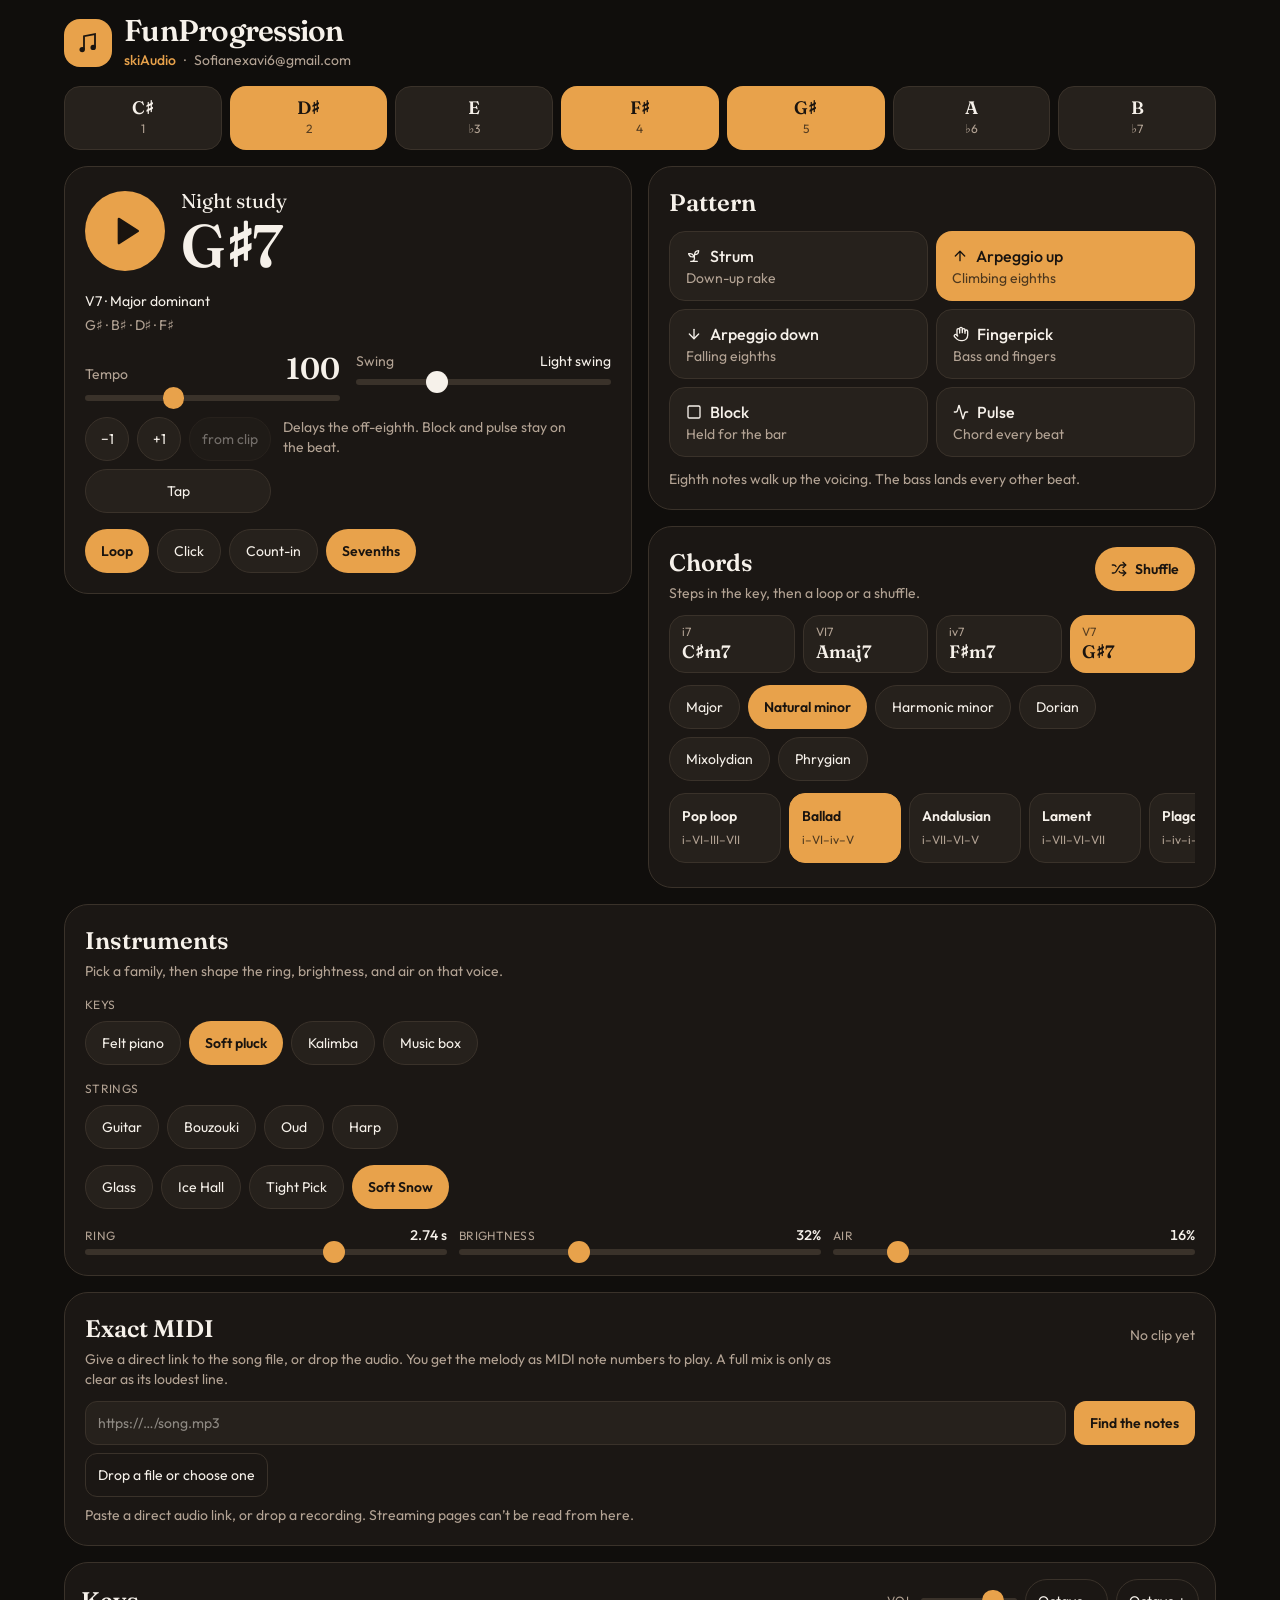
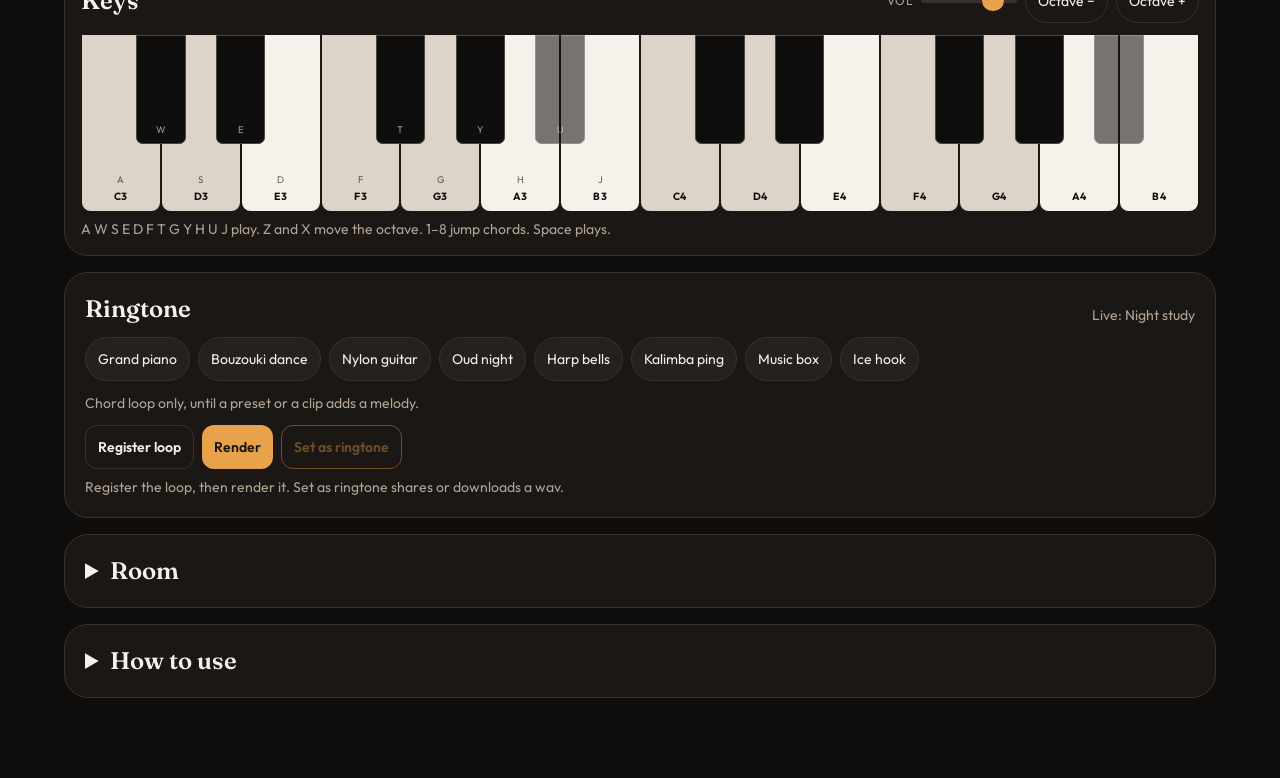
<file: index.html>
<!DOCTYPE html><html lang="en" class="antialiased"><head><script>(function(){var ctxs=window.__fpAudio=[];var AC=window.AudioContext||window.webkitAudioContext;if(AC){var Orig=AC;function Wrapped(){var c=new Orig();ctxs.push(c);return c}Wrapped.prototype=Orig.prototype;window.AudioContext=window.webkitAudioContext=Wrapped}function stopAll(){try{document.querySelectorAll('audio,video').forEach(function(a){a.pause();a.muted=true})}catch(e){}ctxs.forEach(function(c){try{c.suspend()}catch(e){}})}window.__fpStopAudio=stopAll;document.addEventListener('visibilitychange',function(){if(document.hidden)stopAll()});window.addEventListener('pagehide',stopAll)})();</script><style>html,body{min-height:100%;overflow-x:hidden;overflow-y:auto;-webkit-overflow-scrolling:touch} .min-h-dvh,.min-h-screen{min-height:100%}</style><script>if(location.pathname.endsWith("/index.html"))history.replaceState(null,"","/")</script><meta charSet="utf-8"/><meta name="viewport" content="width=device-width, initial-scale=1, maximum-scale=1, viewport-fit=cover"/><link rel="stylesheet" href="assets/styles-ACxXP4ff.css" data-precedence="default"/><link rel="stylesheet" href="https://fonts.googleapis.com/css2?family=Fraunces:opsz,wght@9..144,560;9..144,700&amp;family=Outfit:wght@400;500;600;700&amp;display=swap" data-precedence="default"/><title>FUNPROGRESSION</title><meta name="description" content="skiAudio FunProgression — clean piano and pluck, patterns, and MIDI from a song."/><meta name="theme-color" content="#100e0c"/><link rel="modulepreload" href="assets/index-D3c--kyW.js"/><link rel="modulepreload" href="assets/routes-Vm9jznki.js"/><link rel="icon" type="image/svg+xml" href="favicon.svg"/></head><body><!--$--><!--$--><!--/$--><!--/$--><script data-tsr-stream-part="">(self.$R=self.$R||{})["tsr"]=[];self.$_TSR={h(){this.hydrated=!0,this.c()},e(){this.streamEnded=!0,this.c()},c(){this.hydrated&&this.streamEnded&&(delete self.$_TSR,delete self.$R.tsr)},p(e){this.initialized?e():this.buffer.push(e)},buffer:[]};$_TSR.router=($R=>$R[0]={manifest:$R[1]={routes:$R[2]={__root__:$R[3]={preloads:$R[4]=["assets/index-D3c--kyW.js"],scripts:$R[5]=[$R[6]={attrs:$R[7]={type:"module",async:!0,src:"assets/index-D3c--kyW.js"}}]}}},matches:$R[8]=[$R[9]={i:"__root__",u:1791043715306,s:"success",ssr:!0}]})($R["tsr"]);$_TSR.e();{let s=document.currentScript,p;while((p=s.previousElementSibling)&&p.hasAttribute('data-tsr-stream-part'))p.remove();s.remove()}</script><script type="module" async="" src="assets/index-D3c--kyW.js"></script><script>document.currentScript.remove();/*$tsr-stream-boundary*/</script></body></html>
</file>
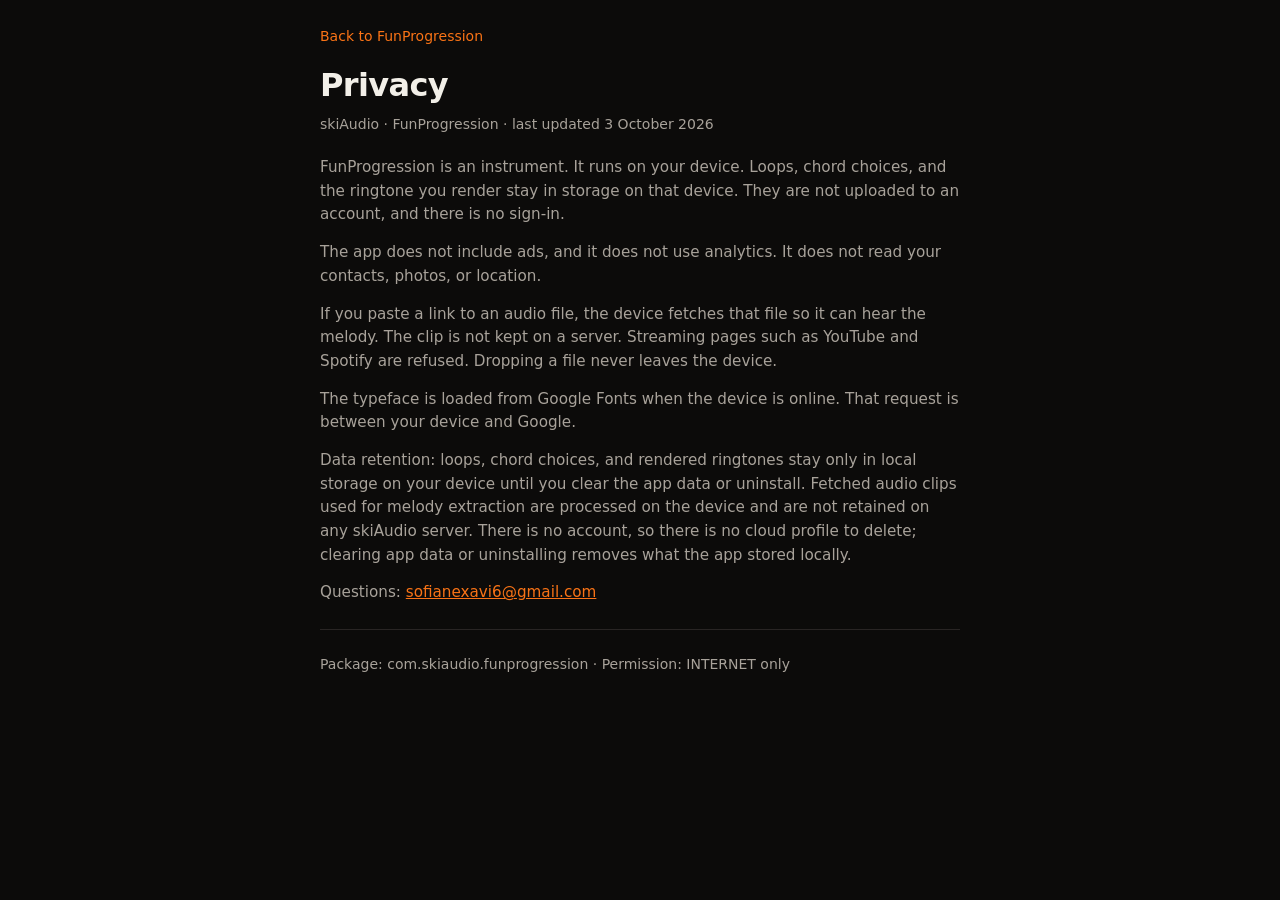
<file: privacy.html>
<!DOCTYPE html>
<html lang="en">
<head>
  <meta charset="utf-8">
  <meta name="viewport" content="width=device-width, initial-scale=1">
  <title>Privacy — FunProgression</title>
  <meta name="description" content="Privacy note for FunProgression by skiAudio.">
  <style>
    :root {
      color-scheme: dark;
      --bg: #0c0b0a;
      --fg: #f2efe8;
      --muted: #a8a29a;
      --primary: #f97316;
      --line: #292524;
    }
    * { box-sizing: border-box; }
    body {
      margin: 0;
      font-family: system-ui, -apple-system, "Segoe UI", Roboto, Helvetica, Arial, sans-serif;
      background: var(--bg);
      color: var(--fg);
      line-height: 1.55;
    }
    main {
      max-width: 42rem;
      margin: 0 auto;
      padding: 1.5rem 1rem 3rem;
    }
    a { color: var(--primary); }
    h1 {
      font-size: 2rem;
      font-weight: 650;
      letter-spacing: -0.02em;
      margin: 0.75rem 0 0.25rem;
    }
    .meta { color: var(--muted); font-size: 0.875rem; margin: 0 0 1.25rem; }
    section p {
      color: var(--muted);
      font-size: 0.95rem;
      margin: 0 0 0.9rem;
      text-wrap: pretty;
    }
    .back { font-size: 0.875rem; text-decoration: none; }
    .back:hover { text-decoration: underline; }
    hr {
      border: 0;
      border-top: 1px solid var(--line);
      margin: 1.5rem 0;
    }
  </style>
</head>
<body>
  <main>
    <a class="back" href="https://insoki-frankleincelein.github.io/FunProgression/">Back to FunProgression</a>
    <h1>Privacy</h1>
    <p class="meta">skiAudio · FunProgression · last updated 3 October 2026</p>
    <section>
      <p>FunProgression is an instrument. It runs on your device. Loops, chord choices, and the ringtone you render stay in storage on that device. They are not uploaded to an account, and there is no sign-in.</p>
      <p>The app does not include ads, and it does not use analytics. It does not read your contacts, photos, or location.</p>
      <p>If you paste a link to an audio file, the device fetches that file so it can hear the melody. The clip is not kept on a server. Streaming pages such as YouTube and Spotify are refused. Dropping a file never leaves the device.</p>
      <p>The typeface is loaded from Google Fonts when the device is online. That request is between your device and Google.</p>
      <p>Data retention: loops, chord choices, and rendered ringtones stay only in local storage on your device until you clear the app data or uninstall. Fetched audio clips used for melody extraction are processed on the device and are not retained on any skiAudio server. There is no account, so there is no cloud profile to delete; clearing app data or uninstalling removes what the app stored locally.</p>
      <p>Questions: <a href="mailto:sofianexavi6@gmail.com">sofianexavi6@gmail.com</a></p>
    </section>
    <hr>
    <p class="meta">Package: com.skiaudio.funprogression · Permission: INTERNET only</p>
  </main>
</body>
</html>
</file>
<file: assets/styles-ACxXP4ff.css>
/*! tailwindcss v4.3.3 | MIT License | https://tailwindcss.com */
@layer properties{@supports (((-webkit-hyphens:none)) and (not (margin-trim:inline))) or ((-moz-orient:inline) and (not (color:rgb(from red r g b)))){*,:before,:after,::backdrop{--tw-scale-x:1;--tw-scale-y:1;--tw-scale-z:1;--tw-rotate-x:initial;--tw-rotate-y:initial;--tw-rotate-z:initial;--tw-skew-x:initial;--tw-skew-y:initial;--tw-space-y-reverse:0;--tw-border-style:solid;--tw-leading:initial;--tw-font-weight:initial;--tw-tracking:initial;--tw-ordinal:initial;--tw-slashed-zero:initial;--tw-numeric-figure:initial;--tw-numeric-spacing:initial;--tw-numeric-fraction:initial;--tw-shadow:0 0 #0000;--tw-shadow-color:initial;--tw-shadow-alpha:100%;--tw-inset-shadow:0 0 #0000;--tw-inset-shadow-color:initial;--tw-inset-shadow-alpha:100%;--tw-ring-color:initial;--tw-ring-shadow:0 0 #0000;--tw-inset-ring-color:initial;--tw-inset-ring-shadow:0 0 #0000;--tw-ring-inset:initial;--tw-ring-offset-width:0px;--tw-ring-offset-color:#fff;--tw-ring-offset-shadow:0 0 #0000;--tw-outline-style:solid;--tw-blur:initial;--tw-brightness:initial;--tw-contrast:initial;--tw-grayscale:initial;--tw-hue-rotate:initial;--tw-invert:initial;--tw-opacity:initial;--tw-saturate:initial;--tw-sepia:initial;--tw-drop-shadow:initial;--tw-drop-shadow-color:initial;--tw-drop-shadow-alpha:100%;--tw-drop-shadow-size:initial;--tw-duration:initial;--tw-ease:initial;--tw-content:"";--tw-translate-x:0;--tw-translate-y:0;--tw-translate-z:0}}}@layer theme{:root,:host{--font-sans:"Outfit", ui-sans-serif, system-ui, sans-serif;--font-mono:ui-monospace, SFMono-Regular, Menlo, Monaco, Consolas, "Liberation Mono", "Courier New", monospace;--color-red-500:oklch(63.7% .237 25.331);--color-zinc-50:oklch(98.5% 0 none);--color-zinc-400:oklch(70.5% .015 286.067);--color-zinc-500:oklch(55.2% .016 285.938);--color-zinc-900:oklch(21% .006 285.885);--color-zinc-950:oklch(14.1% .005 285.823);--color-neutral-100:oklch(97% 0 none);--color-neutral-300:oklch(87% 0 none);--color-neutral-500:oklch(55.6% 0 none);--color-neutral-700:oklch(37.1% 0 none);--color-neutral-900:oklch(20.5% 0 none);--color-black:#000;--color-white:#fff;--spacing:.25rem;--container-xs:20rem;--container-sm:24rem;--container-md:28rem;--container-2xl:42rem;--container-3xl:48rem;--container-6xl:72rem;--text-xs:.75rem;--text-xs--line-height:calc(1 / .75);--text-sm:.875rem;--text-sm--line-height:calc(1.25 / .875);--text-base:1rem;--text-base--line-height:calc(1.5 / 1);--text-lg:1.125rem;--text-lg--line-height:calc(1.75 / 1.125);--text-xl:1.25rem;--text-xl--line-height:calc(1.75 / 1.25);--text-2xl:1.5rem;--text-2xl--line-height:calc(2 / 1.5);--text-3xl:1.875rem;--text-3xl--line-height:calc(2.25 / 1.875);--text-4xl:2.25rem;--text-4xl--line-height:calc(2.5 / 2.25);--text-5xl:3rem;--text-5xl--line-height:1;--text-6xl:3.75rem;--text-6xl--line-height:1;--font-weight-medium:500;--font-weight-semibold:600;--tracking-tight:-.025em;--tracking-normal:0em;--tracking-wide:.025em;--leading-tight:1.25;--leading-snug:1.375;--leading-normal:1.5;--radius-xs:.125rem;--radius-sm:.25rem;--radius-md:.375rem;--radius-lg:.5rem;--radius-xl:.75rem;--radius-2xl:1rem;--radius-3xl:1.5rem;--ease-out:cubic-bezier(0, 0, .2, 1);--ease-in-out:cubic-bezier(.4, 0, .2, 1);--animate-pulse:pulse 2s cubic-bezier(.4, 0, .6, 1) infinite;--default-transition-duration:.15s;--default-transition-timing-function:cubic-bezier(.4, 0, .2, 1);--default-font-family:var(--font-sans);--default-mono-font-family:var(--font-mono);--font-display:"Fraunces", "Outfit", ui-serif, serif;--color-bg:#100e0c;--color-surface:#1b1714;--color-raise:#26211c;--color-fg:#f6f1ea;--color-muted:#b3a394;--color-primary:#e8a24b;--color-line:#3a322a;--color-ink:#1a140f}}@layer base{*,:after,:before,::backdrop{box-sizing:border-box;border:0 solid;margin:0;padding:0}::file-selector-button{box-sizing:border-box;border:0 solid;margin:0;padding:0}html,:host{-webkit-text-size-adjust:100%;tab-size:4;line-height:1.5;font-family:var(--default-font-family,-apple-system, BlinkMacSystemFont, "Segoe UI", Roboto, "Helvetica Neue", "Noto Sans", Arial, sans-serif, "Apple Color Emoji", "Segoe UI Emoji", "Segoe UI Symbol", "Noto Color Emoji");font-feature-settings:var(--default-font-feature-settings,normal);font-variation-settings:var(--default-font-variation-settings,normal);-webkit-tap-highlight-color:transparent}hr{height:0;color:inherit;border-top-width:1px}abbr:where([title]){-webkit-text-decoration:underline dotted;text-decoration:underline dotted}h1,h2,h3,h4,h5,h6{font-size:inherit;font-weight:inherit}a{color:inherit;-webkit-text-decoration:inherit;-webkit-text-decoration:inherit;-webkit-text-decoration:inherit;-webkit-text-decoration:inherit;text-decoration:inherit}b,strong{font-weight:bolder}code,kbd,samp,pre{font-family:var(--default-mono-font-family,ui-monospace, SFMono-Regular, Menlo, Monaco, Consolas, "Liberation Mono", "Courier New", monospace);font-feature-settings:var(--default-mono-font-feature-settings,normal);font-variation-settings:var(--default-mono-font-variation-settings,normal);font-size:1em}small{font-size:80%}sub,sup{vertical-align:baseline;font-size:75%;line-height:0;position:relative}sub{bottom:-.25em}sup{top:-.5em}table{text-indent:0;border-color:inherit;border-collapse:collapse}:-moz-focusring:where(:not(iframe)){outline:auto}progress{vertical-align:baseline}summary{display:list-item}ol,ul,menu{list-style:none}img,svg,video,canvas,audio,iframe,embed,object{vertical-align:middle;display:block}img,video{max-width:100%;height:auto}button,input,select,optgroup,textarea{font:inherit;font-feature-settings:inherit;font-variation-settings:inherit;letter-spacing:inherit;color:inherit;opacity:1;background-color:#0000;border-radius:0}::file-selector-button{font:inherit;font-feature-settings:inherit;font-variation-settings:inherit;letter-spacing:inherit;color:inherit;opacity:1;background-color:#0000;border-radius:0}:where(select:is([multiple],[size])) optgroup{font-weight:bolder}:where(select:is([multiple],[size])) optgroup option{padding-inline-start:20px}::file-selector-button{margin-inline-end:4px}::placeholder{opacity:1}@supports (not ((-webkit-appearance:-apple-pay-button))) or (contain-intrinsic-size:1px){::placeholder{color:currentColor}@supports (color:color-mix(in lab, red, red)){::placeholder{color:color-mix(in oklab, currentcolor 50%, transparent)}}}textarea{resize:vertical}::-webkit-search-decoration{-webkit-appearance:none}::-webkit-date-and-time-value{min-height:1lh;text-align:inherit}::-webkit-datetime-edit{display:inline-flex}::-webkit-datetime-edit-fields-wrapper{padding:0}::-webkit-datetime-edit{padding-block:0}::-webkit-datetime-edit-year-field{padding-block:0}::-webkit-datetime-edit-month-field{padding-block:0}::-webkit-datetime-edit-day-field{padding-block:0}::-webkit-datetime-edit-hour-field{padding-block:0}::-webkit-datetime-edit-minute-field{padding-block:0}::-webkit-datetime-edit-second-field{padding-block:0}::-webkit-datetime-edit-millisecond-field{padding-block:0}::-webkit-datetime-edit-meridiem-field{padding-block:0}::-webkit-calendar-picker-indicator{line-height:1}:-moz-ui-invalid{box-shadow:none}button,input:where([type=button],[type=reset],[type=submit]){appearance:button}::file-selector-button{appearance:button}::-webkit-inner-spin-button{height:auto}::-webkit-outer-spin-button{height:auto}[hidden]:where(:not([hidden=until-found])){display:none!important}html{-webkit-font-smoothing:antialiased;-moz-osx-font-smoothing:grayscale;overflow-x:hidden}body{background:var(--color-bg);color:var(--color-fg);font-family:var(--font-sans);line-height:1.5;overflow-x:hidden}button:not(:disabled),[role=button]:not(:disabled){cursor:pointer}:focus-visible{outline:2px solid var(--color-primary);outline-offset:2px}select,input[type=range]{accent-color:var(--color-primary)}input[type=range]{appearance:none;background:var(--color-line);border:0;border-radius:999px;height:.35rem;padding:0}input[type=range]::-webkit-slider-thumb{appearance:none;background:var(--color-primary);border:0;border-radius:999px;width:1.35rem;height:1.35rem}input[type=range]::-moz-range-thumb{background:var(--color-primary);border:0;border-radius:999px;width:1.35rem;height:1.35rem}input[type=range].thumb-paper::-webkit-slider-thumb{background:var(--color-fg)}input[type=range].thumb-paper::-moz-range-thumb{background:var(--color-fg)}summary{cursor:pointer}select{background:var(--color-surface);color:var(--color-fg);border:1px solid var(--color-line);border-radius:.75rem;width:100%;height:2.75rem;padding:0 .75rem}}@layer components;@layer utilities{.collapse{visibility:collapse}.invisible{visibility:hidden}.visible{visibility:visible}.sr-only{clip-path:inset(50%);white-space:nowrap;border-width:0;width:1px;height:1px;margin:-1px;padding:0;position:absolute;overflow:hidden}.absolute{position:absolute}.fixed{position:fixed}.relative{position:relative}.static{position:static}.sticky{position:sticky}.inset-0{inset:0}.right-1{right:var(--spacing)}.right-2{right:calc(var(--spacing) * 2)}.right-3{right:calc(var(--spacing) * 3)}.right-4{right:calc(var(--spacing) * 4)}.left-1{left:var(--spacing)}.left-2{left:calc(var(--spacing) * 2)}.left-3{left:calc(var(--spacing) * 3)}.left-4{left:calc(var(--spacing) * 4)}.isolate{isolation:isolate}.container{width:100%}@media (width>=40rem){.container{max-width:40rem}}@media (width>=48rem){.container{max-width:48rem}}@media (width>=64rem){.container{max-width:64rem}}@media (width>=80rem){.container{max-width:80rem}}@media (width>=96rem){.container{max-width:96rem}}.m-1{margin:var(--spacing)}.m-2{margin:calc(var(--spacing) * 2)}.mx-2{margin-inline:calc(var(--spacing) * 2)}.mx-auto{margin-inline:auto}.mt-1{margin-top:var(--spacing)}.mt-2{margin-top:calc(var(--spacing) * 2)}.mt-3{margin-top:calc(var(--spacing) * 3)}.mt-4{margin-top:calc(var(--spacing) * 4)}.mb-3{margin-bottom:calc(var(--spacing) * 3)}.ml-1{margin-left:var(--spacing)}.ml-px{margin-left:1px}.block{display:block}.block\!{display:block!important}.contents{display:contents}.flex{display:flex}.grid{display:grid}.hidden{display:none}.inline{display:inline}.inline-block{display:inline-block}.inline-flex{display:inline-flex}.list-item{display:list-item}.table{display:table}.table\!{display:table!important}.size-5{width:calc(var(--spacing) * 5);height:calc(var(--spacing) * 5)}.size-10{width:calc(var(--spacing) * 10);height:calc(var(--spacing) * 10)}.h-1{height:var(--spacing)}.h-3{height:calc(var(--spacing) * 3)}.h-4{height:calc(var(--spacing) * 4)}.h-7{height:calc(var(--spacing) * 7)}.h-8{height:calc(var(--spacing) * 8)}.h-9{height:calc(var(--spacing) * 9)}.h-11{height:calc(var(--spacing) * 11)}.h-12{height:calc(var(--spacing) * 12)}.h-20{height:calc(var(--spacing) * 20)}.min-h-16{min-height:calc(var(--spacing) * 16)}.min-h-dvh{min-height:100dvh}.min-h-screen{min-height:100vh}.w-4{width:calc(var(--spacing) * 4)}.w-7{width:calc(var(--spacing) * 7)}.w-8{width:calc(var(--spacing) * 8)}.w-12{width:calc(var(--spacing) * 12)}.w-20{width:calc(var(--spacing) * 20)}.w-24{width:calc(var(--spacing) * 24)}.w-full{width:100%}.max-w-2xl{max-width:var(--container-2xl)}.max-w-3xl{max-width:var(--container-3xl)}.max-w-6xl{max-width:var(--container-6xl)}.max-w-md{max-width:var(--container-md)}.max-w-sm{max-width:var(--container-sm)}.max-w-xs{max-width:var(--container-xs)}.min-w-0{min-width:0}.min-w-11{min-width:calc(var(--spacing) * 11)}.min-w-28{min-width:calc(var(--spacing) * 28)}.flex-1{flex:1}.shrink{flex-shrink:1}.shrink-0{flex-shrink:0}.grow{flex-grow:1}.basis-full{flex-basis:100%}.scale-100{--tw-scale-x:100%;--tw-scale-y:100%;--tw-scale-z:100%;scale:var(--tw-scale-x) var(--tw-scale-y)}.scale-\[0\.25\]{scale:.25}.transform{transform:var(--tw-rotate-x,) var(--tw-rotate-y,) var(--tw-rotate-z,) var(--tw-skew-x,) var(--tw-skew-y,)}.animate-pulse{animation:var(--animate-pulse)}.cursor-pointer{cursor:pointer}.resize{resize:both}.list-decimal{list-style-type:decimal}.grid-cols-2{grid-template-columns:repeat(2,minmax(0,1fr))}.grid-cols-7{grid-template-columns:repeat(7,minmax(0,1fr))}.flex-col{flex-direction:column}.flex-wrap{flex-wrap:wrap}.place-items-center{place-items:center}.items-baseline{align-items:baseline}.items-center{align-items:center}.items-end{align-items:flex-end}.items-start{align-items:flex-start}.justify-between{justify-content:space-between}.justify-center{justify-content:center}.gap-1{gap:var(--spacing)}.gap-2{gap:calc(var(--spacing) * 2)}.gap-3{gap:calc(var(--spacing) * 3)}.gap-4{gap:calc(var(--spacing) * 4)}:where(.space-y-3>:not(:last-child)){--tw-space-y-reverse:0;margin-block-start:calc(calc(var(--spacing) * 3) * var(--tw-space-y-reverse));margin-block-end:calc(calc(var(--spacing) * 3) * calc(1 - var(--tw-space-y-reverse)))}.truncate{text-overflow:ellipsis;white-space:nowrap;overflow:hidden}.overflow-x-auto{overflow-x:auto}.rounded{border-radius:.25rem}.rounded-2xl{border-radius:var(--radius-2xl)}.rounded-3xl{border-radius:var(--radius-3xl)}.rounded-full{border-radius:2147483647px}.rounded-lg{border-radius:var(--radius-lg)}.rounded-md{border-radius:var(--radius-md)}.rounded-xl{border-radius:var(--radius-xl)}.border{border-style:var(--tw-border-style);border-width:1px}.border-t{border-top-style:var(--tw-border-style);border-top-width:1px}.border-b{border-bottom-style:var(--tw-border-style);border-bottom-width:1px}.border-line{border-color:var(--color-line)}.border-neutral-300{border-color:var(--color-neutral-300)}.border-primary{border-color:var(--color-primary)}.bg-bg{background-color:var(--color-bg)}.bg-black{background-color:var(--color-black)}.bg-black\/10{background-color:#0000001a}@supports (color:color-mix(in lab, red, red)){.bg-black\/10{background-color:color-mix(in oklab, var(--color-black) 10%, transparent)}}.bg-primary{background-color:var(--color-primary)}.bg-raise{background-color:var(--color-raise)}.bg-surface{background-color:var(--color-surface)}.bg-transparent{background-color:#0000}.bg-zinc-50{background-color:var(--color-zinc-50)}.fill-current{fill:currentColor}.object-cover{object-fit:cover}.p-0{padding:0}.p-2{padding:calc(var(--spacing) * 2)}.p-3{padding:calc(var(--spacing) * 3)}.p-4{padding:calc(var(--spacing) * 4)}.p-5{padding:calc(var(--spacing) * 5)}.p-6{padding:calc(var(--spacing) * 6)}.p-8{padding:calc(var(--spacing) * 8)}.p-\[16px\]{padding:16px}.px-1{padding-inline:var(--spacing)}.px-2{padding-inline:calc(var(--spacing) * 2)}.px-3{padding-inline:calc(var(--spacing) * 3)}.px-4{padding-inline:calc(var(--spacing) * 4)}.px-6{padding-inline:calc(var(--spacing) * 6)}.py-1{padding-block:var(--spacing)}.py-2{padding-block:calc(var(--spacing) * 2)}.py-3{padding-block:calc(var(--spacing) * 3)}.py-6{padding-block:calc(var(--spacing) * 6)}.pt-\[max\(1rem\,env\(safe-area-inset-top\)\)\]{padding-top:max(1rem, env(safe-area-inset-top))}.pr-3{padding-right:calc(var(--spacing) * 3)}.pr-3\.5{padding-right:calc(var(--spacing) * 3.5)}.pb-1{padding-bottom:var(--spacing)}.pb-16{padding-bottom:calc(var(--spacing) * 16)}.pb-\[max\(1rem\,env\(safe-area-inset-bottom\)\)\]{padding-bottom:max(1rem, env(safe-area-inset-bottom))}.pb-\[max\(2rem\,env\(safe-area-inset-bottom\)\)\]{padding-bottom:max(2rem, env(safe-area-inset-bottom))}.pl-4{padding-left:calc(var(--spacing) * 4)}.pl-5{padding-left:calc(var(--spacing) * 5)}.text-center{text-align:center}.text-left{text-align:left}.font-display{font-family:var(--font-display)}.text-2xl{font-size:var(--text-2xl);line-height:var(--tw-leading,var(--text-2xl--line-height))}.text-3xl{font-size:var(--text-3xl);line-height:var(--tw-leading,var(--text-3xl--line-height))}.text-4xl{font-size:var(--text-4xl);line-height:var(--tw-leading,var(--text-4xl--line-height))}.text-5xl{font-size:var(--text-5xl);line-height:var(--tw-leading,var(--text-5xl--line-height))}.text-base{font-size:var(--text-base);line-height:var(--tw-leading,var(--text-base--line-height))}.text-lg{font-size:var(--text-lg);line-height:var(--tw-leading,var(--text-lg--line-height))}.text-sm{font-size:var(--text-sm);line-height:var(--tw-leading,var(--text-sm--line-height))}.text-xl{font-size:var(--text-xl);line-height:var(--tw-leading,var(--text-xl--line-height))}.text-xs{font-size:var(--text-xs);line-height:var(--tw-leading,var(--text-xs--line-height))}.text-\[13px\]{font-size:13px}.leading-none{--tw-leading:1;line-height:1}.leading-tight{--tw-leading:var(--leading-tight);line-height:var(--leading-tight)}.font-medium{--tw-font-weight:var(--font-weight-medium);font-weight:var(--font-weight-medium)}.font-semibold{--tw-font-weight:var(--font-weight-semibold);font-weight:var(--font-weight-semibold)}.tracking-normal{--tw-tracking:var(--tracking-normal);letter-spacing:var(--tracking-normal)}.tracking-tight{--tw-tracking:var(--tracking-tight);letter-spacing:var(--tracking-tight)}.tracking-wide{--tw-tracking:var(--tracking-wide);letter-spacing:var(--tracking-wide)}.text-balance{text-wrap:balance}.text-pretty{text-wrap:pretty}.text-wrap{text-wrap:wrap}.break-words{overflow-wrap:break-word}.text-fg{color:var(--color-fg)}.text-ink{color:var(--color-ink)}.text-ink\/70{color:#1a140fb3}@supports (color:color-mix(in lab, red, red)){.text-ink\/70{color:color-mix(in oklab, var(--color-ink) 70%, transparent)}}.text-ink\/75{color:#1a140fbf}@supports (color:color-mix(in lab, red, red)){.text-ink\/75{color:color-mix(in oklab, var(--color-ink) 75%, transparent)}}.text-muted{color:var(--color-muted)}.text-neutral-500{color:var(--color-neutral-500)}.text-primary{color:var(--color-primary)}.text-red-500{color:var(--color-red-500)}.text-white{color:var(--color-white)}.text-zinc-500{color:var(--color-zinc-500)}.text-zinc-900{color:var(--color-zinc-900)}.capitalize{text-transform:capitalize}.lowercase{text-transform:lowercase}.normal-case{text-transform:none}.uppercase{text-transform:uppercase}.italic{font-style:italic}.ordinal{--tw-ordinal:ordinal;font-variant-numeric:var(--tw-ordinal,) var(--tw-slashed-zero,) var(--tw-numeric-figure,) var(--tw-numeric-spacing,) var(--tw-numeric-fraction,)}.tabular-nums{--tw-numeric-spacing:tabular-nums;font-variant-numeric:var(--tw-ordinal,) var(--tw-slashed-zero,) var(--tw-numeric-figure,) var(--tw-numeric-spacing,) var(--tw-numeric-fraction,)}.underline{text-decoration-line:underline}.underline-offset-4{text-underline-offset:4px}.antialiased{-webkit-font-smoothing:antialiased;-moz-osx-font-smoothing:grayscale}.opacity-0{opacity:0}.opacity-70{opacity:.7}.opacity-100{opacity:1}.shadow{--tw-shadow:0 1px 3px 0 var(--tw-shadow-color,#0000001a), 0 1px 2px -1px var(--tw-shadow-color,#0000001a);box-shadow:var(--tw-inset-shadow), var(--tw-inset-ring-shadow), var(--tw-ring-offset-shadow), var(--tw-ring-shadow), var(--tw-shadow)}.ring{--tw-ring-shadow:var(--tw-ring-inset,) 0 0 0 calc(1px + var(--tw-ring-offset-width)) var(--tw-ring-color,currentcolor);box-shadow:var(--tw-inset-shadow), var(--tw-inset-ring-shadow), var(--tw-ring-offset-shadow), var(--tw-ring-shadow), var(--tw-shadow)}.outline,.outline-1{outline-style:var(--tw-outline-style);outline-width:1px}.-outline-offset-1{outline-offset:calc(1px * -1)}.outline-black{outline-color:var(--color-black)}.outline-black\/10{outline-color:#0000001a}@supports (color:color-mix(in lab, red, red)){.outline-black\/10{outline-color:color-mix(in oklab, var(--color-black) 10%, transparent)}}.blur{--tw-blur:blur(8px);filter:var(--tw-blur,) var(--tw-brightness,) var(--tw-contrast,) var(--tw-grayscale,) var(--tw-hue-rotate,) var(--tw-invert,) var(--tw-saturate,) var(--tw-sepia,) var(--tw-drop-shadow,)}.blur-\[4px\]{--tw-blur:blur(4px);filter:var(--tw-blur,) var(--tw-brightness,) var(--tw-contrast,) var(--tw-grayscale,) var(--tw-hue-rotate,) var(--tw-invert,) var(--tw-saturate,) var(--tw-sepia,) var(--tw-drop-shadow,)}.blur-none{--tw-blur: ;filter:var(--tw-blur,) var(--tw-brightness,) var(--tw-contrast,) var(--tw-grayscale,) var(--tw-hue-rotate,) var(--tw-invert,) var(--tw-saturate,) var(--tw-sepia,) var(--tw-drop-shadow,)}.grayscale{--tw-grayscale:grayscale(100%);filter:var(--tw-blur,) var(--tw-brightness,) var(--tw-contrast,) var(--tw-grayscale,) var(--tw-hue-rotate,) var(--tw-invert,) var(--tw-saturate,) var(--tw-sepia,) var(--tw-drop-shadow,)}.invert{--tw-invert:invert(100%);filter:var(--tw-blur,) var(--tw-brightness,) var(--tw-contrast,) var(--tw-grayscale,) var(--tw-hue-rotate,) var(--tw-invert,) var(--tw-saturate,) var(--tw-sepia,) var(--tw-drop-shadow,)}.sepia{--tw-sepia:sepia(100%);filter:var(--tw-blur,) var(--tw-brightness,) var(--tw-contrast,) var(--tw-grayscale,) var(--tw-hue-rotate,) var(--tw-invert,) var(--tw-saturate,) var(--tw-sepia,) var(--tw-drop-shadow,)}.filter{filter:var(--tw-blur,) var(--tw-brightness,) var(--tw-contrast,) var(--tw-grayscale,) var(--tw-hue-rotate,) var(--tw-invert,) var(--tw-saturate,) var(--tw-sepia,) var(--tw-drop-shadow,)}.filter\!{filter:var(--tw-blur,) var(--tw-brightness,) var(--tw-contrast,) var(--tw-grayscale,) var(--tw-hue-rotate,) var(--tw-invert,) var(--tw-saturate,) var(--tw-sepia,) var(--tw-drop-shadow,)!important}.transition{transition-property:color,background-color,border-color,outline-color,text-decoration-color,fill,stroke,--tw-gradient-from,--tw-gradient-via,--tw-gradient-to,opacity,box-shadow,transform,translate,scale,rotate,filter,-webkit-backdrop-filter,backdrop-filter,display,content-visibility,overlay,pointer-events;transition-timing-function:var(--tw-ease,var(--default-transition-timing-function));transition-duration:var(--tw-duration,var(--default-transition-duration))}.transition-\[box-shadow\]{transition-property:box-shadow;transition-timing-function:var(--tw-ease,var(--default-transition-timing-function));transition-duration:var(--tw-duration,var(--default-transition-duration))}.transition-\[opacity\,filter\,scale\]{transition-property:opacity,filter,scale;transition-timing-function:var(--tw-ease,var(--default-transition-timing-function));transition-duration:var(--tw-duration,var(--default-transition-duration))}.transition-\[scale\,background-color\]{transition-property:scale,background-color;transition-timing-function:var(--tw-ease,var(--default-transition-timing-function));transition-duration:var(--tw-duration,var(--default-transition-duration))}.transition-\[scale\,opacity\,filter\]{transition-property:scale,opacity,filter;transition-timing-function:var(--tw-ease,var(--default-transition-timing-function));transition-duration:var(--tw-duration,var(--default-transition-duration))}.transition-transform{transition-property:transform,translate,scale,rotate;transition-timing-function:var(--tw-ease,var(--default-transition-timing-function));transition-duration:var(--tw-duration,var(--default-transition-duration))}.duration-150{--tw-duration:.15s;transition-duration:.15s}.duration-300{--tw-duration:.3s;transition-duration:.3s}.ease-\[cubic-bezier\(0\.2\,0\,0\,1\)\]{--tw-ease:cubic-bezier(.2,0,0,1);transition-timing-function:cubic-bezier(.2,0,0,1)}.ease-out{--tw-ease:var(--ease-out);transition-timing-function:var(--ease-out)}.outline-none{--tw-outline-style:none;outline-style:none}.\[default\:0\]{default:0}.\[default\:1\]{default:1}.\[default\:4096\]{default:4096}.\[default\:auto\]{default:auto}.after\:absolute:after{content:var(--tw-content);position:absolute}.after\:top-1\/2:after{content:var(--tw-content);top:50%}.after\:left-1\/2:after{content:var(--tw-content);left:50%}.after\:size-10:after{content:var(--tw-content);width:calc(var(--spacing) * 10);height:calc(var(--spacing) * 10)}.after\:-translate-1\/2:after{content:var(--tw-content);--tw-translate-x:calc(calc(1 / 2 * 100%) * -1);--tw-translate-y:calc(calc(1 / 2 * 100%) * -1);translate:var(--tw-translate-x) var(--tw-translate-y)}@media (hover:hover){.hover\:bg-neutral-100:hover{background-color:var(--color-neutral-100)}.hover\:text-fg:hover{color:var(--color-fg)}.hover\:underline:hover{text-decoration-line:underline}}.active\:scale-\[0\.96\]:active,.active\:not-disabled\:scale-\[0\.96\]:active:not(:disabled){scale:.96}.disabled\:cursor-wait:disabled{cursor:wait}.disabled\:no-underline:disabled{text-decoration-line:none}.disabled\:opacity-40:disabled{opacity:.4}.disabled\:opacity-50:disabled{opacity:.5}@media (width>=40rem){.sm\:max-w-xs{max-width:var(--container-xs)}.sm\:basis-auto{flex-basis:auto}.sm\:grid-cols-2{grid-template-columns:repeat(2,minmax(0,1fr))}.sm\:grid-cols-3{grid-template-columns:repeat(3,minmax(0,1fr))}.sm\:grid-cols-4{grid-template-columns:repeat(4,minmax(0,1fr))}.sm\:flex-row{flex-direction:row}.sm\:p-5{padding:calc(var(--spacing) * 5)}.sm\:px-6{padding-inline:calc(var(--spacing) * 6)}.sm\:text-3xl{font-size:var(--text-3xl);line-height:var(--tw-leading,var(--text-3xl--line-height))}.sm\:text-6xl{font-size:var(--text-6xl);line-height:var(--tw-leading,var(--text-6xl--line-height))}.sm\:text-lg{font-size:var(--text-lg);line-height:var(--tw-leading,var(--text-lg--line-height))}}@media (width>=64rem){.lg\:grid-cols-2{grid-template-columns:repeat(2,minmax(0,1fr))}}@media (prefers-color-scheme:dark){.dark\:border-neutral-700{border-color:var(--color-neutral-700)}.dark\:bg-white\/20{background-color:#fff3}@supports (color:color-mix(in lab, red, red)){.dark\:bg-white\/20{background-color:color-mix(in oklab, var(--color-white) 20%, transparent)}}.dark\:bg-zinc-950{background-color:var(--color-zinc-950)}.dark\:text-zinc-50{color:var(--color-zinc-50)}.dark\:text-zinc-400{color:var(--color-zinc-400)}.dark\:outline-white\/10{outline-color:#ffffff1a}@supports (color:color-mix(in lab, red, red)){.dark\:outline-white\/10{outline-color:color-mix(in oklab, var(--color-white) 10%, transparent)}}@media (hover:hover){.dark\:hover\:bg-neutral-900:hover{background-color:var(--color-neutral-900)}}}}.piano{-webkit-user-select:none;user-select:none;touch-action:none;min-width:max-content;height:8.5rem;display:flex;position:relative}.key{touch-action:none;border:0;flex-direction:column;justify-content:flex-end;align-items:center;gap:.15rem;padding-bottom:.4rem;display:flex}.key-white{background:var(--color-fg);color:var(--color-bg);z-index:1;border-radius:0 0 .55rem .55rem;flex:1 0 2.75rem;margin:0 1px;position:relative}.key-white[data-scale=false]{background:#ddd3c9}@supports (color:color-mix(in lab, red, red)){.key-white[data-scale=false]{background:color-mix(in oklab, var(--color-fg) 62%, var(--color-muted))}}.key-white[data-on=true]{background:var(--color-primary);color:var(--color-bg)}.key-black{background:var(--color-bg);height:62%;color:var(--color-fg);border:1px solid #504e4a;position:absolute;top:0}@supports (color:color-mix(in lab, red, red)){.key-black{border:1px solid color-mix(in oklab, var(--color-fg) 28%, var(--color-bg))}}.key-black{z-index:2;border-radius:0 0 .4rem .4rem}.key-black[data-scale=false]{opacity:.55}.key-black[data-on=true]{background:var(--color-primary);color:var(--color-bg);opacity:1}.key-name{letter-spacing:.02em;pointer-events:none;font-size:.65rem;font-weight:700}.key-hint{opacity:.62;pointer-events:none;font-size:.6rem}.strum-lane{background-image:repeating-linear-gradient(90deg,#0000,#0000 14px,#e8a24b47 14px 15px)}@supports (color:color-mix(in lab, red, red)){.strum-lane{background-image:repeating-linear-gradient(90deg, transparent, transparent 14px, color-mix(in oklab, var(--color-primary) 28%, transparent) 14px, color-mix(in oklab, var(--color-primary) 28%, transparent) 15px)}}.loop-scroll{scrollbar-color:var(--color-fg) transparent}@media (width>=1024px){.piano{height:11rem}}@media (prefers-reduced-motion:reduce){*,:before,:after{transition-duration:.01ms!important;animation-duration:.01ms!important}}@property --tw-scale-x{syntax:"*";inherits:false;initial-value:1}@property --tw-scale-y{syntax:"*";inherits:false;initial-value:1}@property --tw-scale-z{syntax:"*";inherits:false;initial-value:1}@property --tw-rotate-x{syntax:"*";inherits:false}@property --tw-rotate-y{syntax:"*";inherits:false}@property --tw-rotate-z{syntax:"*";inherits:false}@property --tw-skew-x{syntax:"*";inherits:false}@property --tw-skew-y{syntax:"*";inherits:false}@property --tw-space-y-reverse{syntax:"*";inherits:false;initial-value:0}@property --tw-border-style{syntax:"*";inherits:false;initial-value:solid}@property --tw-leading{syntax:"*";inherits:false}@property --tw-font-weight{syntax:"*";inherits:false}@property --tw-tracking{syntax:"*";inherits:false}@property --tw-ordinal{syntax:"*";inherits:false}@property --tw-slashed-zero{syntax:"*";inherits:false}@property --tw-numeric-figure{syntax:"*";inherits:false}@property --tw-numeric-spacing{syntax:"*";inherits:false}@property --tw-numeric-fraction{syntax:"*";inherits:false}@property --tw-shadow{syntax:"*";inherits:false;initial-value:0 0 #0000}@property --tw-shadow-color{syntax:"*";inherits:false}@property --tw-shadow-alpha{syntax:"<percentage>";inherits:false;initial-value:100%}@property --tw-inset-shadow{syntax:"*";inherits:false;initial-value:0 0 #0000}@property --tw-inset-shadow-color{syntax:"*";inherits:false}@property --tw-inset-shadow-alpha{syntax:"<percentage>";inherits:false;initial-value:100%}@property --tw-ring-color{syntax:"*";inherits:false}@property --tw-ring-shadow{syntax:"*";inherits:false;initial-value:0 0 #0000}@property --tw-inset-ring-color{syntax:"*";inherits:false}@property --tw-inset-ring-shadow{syntax:"*";inherits:false;initial-value:0 0 #0000}@property --tw-ring-inset{syntax:"*";inherits:false}@property --tw-ring-offset-width{syntax:"<length>";inherits:false;initial-value:0}@property --tw-ring-offset-color{syntax:"*";inherits:false;initial-value:#fff}@property --tw-ring-offset-shadow{syntax:"*";inherits:false;initial-value:0 0 #0000}@property --tw-outline-style{syntax:"*";inherits:false;initial-value:solid}@property --tw-blur{syntax:"*";inherits:false}@property --tw-brightness{syntax:"*";inherits:false}@property --tw-contrast{syntax:"*";inherits:false}@property --tw-grayscale{syntax:"*";inherits:false}@property --tw-hue-rotate{syntax:"*";inherits:false}@property --tw-invert{syntax:"*";inherits:false}@property --tw-opacity{syntax:"*";inherits:false}@property --tw-saturate{syntax:"*";inherits:false}@property --tw-sepia{syntax:"*";inherits:false}@property --tw-drop-shadow{syntax:"*";inherits:false}@property --tw-drop-shadow-color{syntax:"*";inherits:false}@property --tw-drop-shadow-alpha{syntax:"<percentage>";inherits:false;initial-value:100%}@property --tw-drop-shadow-size{syntax:"*";inherits:false}@property --tw-duration{syntax:"*";inherits:false}@property --tw-ease{syntax:"*";inherits:false}@property --tw-content{syntax:"*";inherits:false;initial-value:""}@property --tw-translate-x{syntax:"*";inherits:false;initial-value:0}@property --tw-translate-y{syntax:"*";inherits:false;initial-value:0}@property --tw-translate-z{syntax:"*";inherits:false;initial-value:0}@keyframes pulse{50%{opacity:.5}}
</file>
